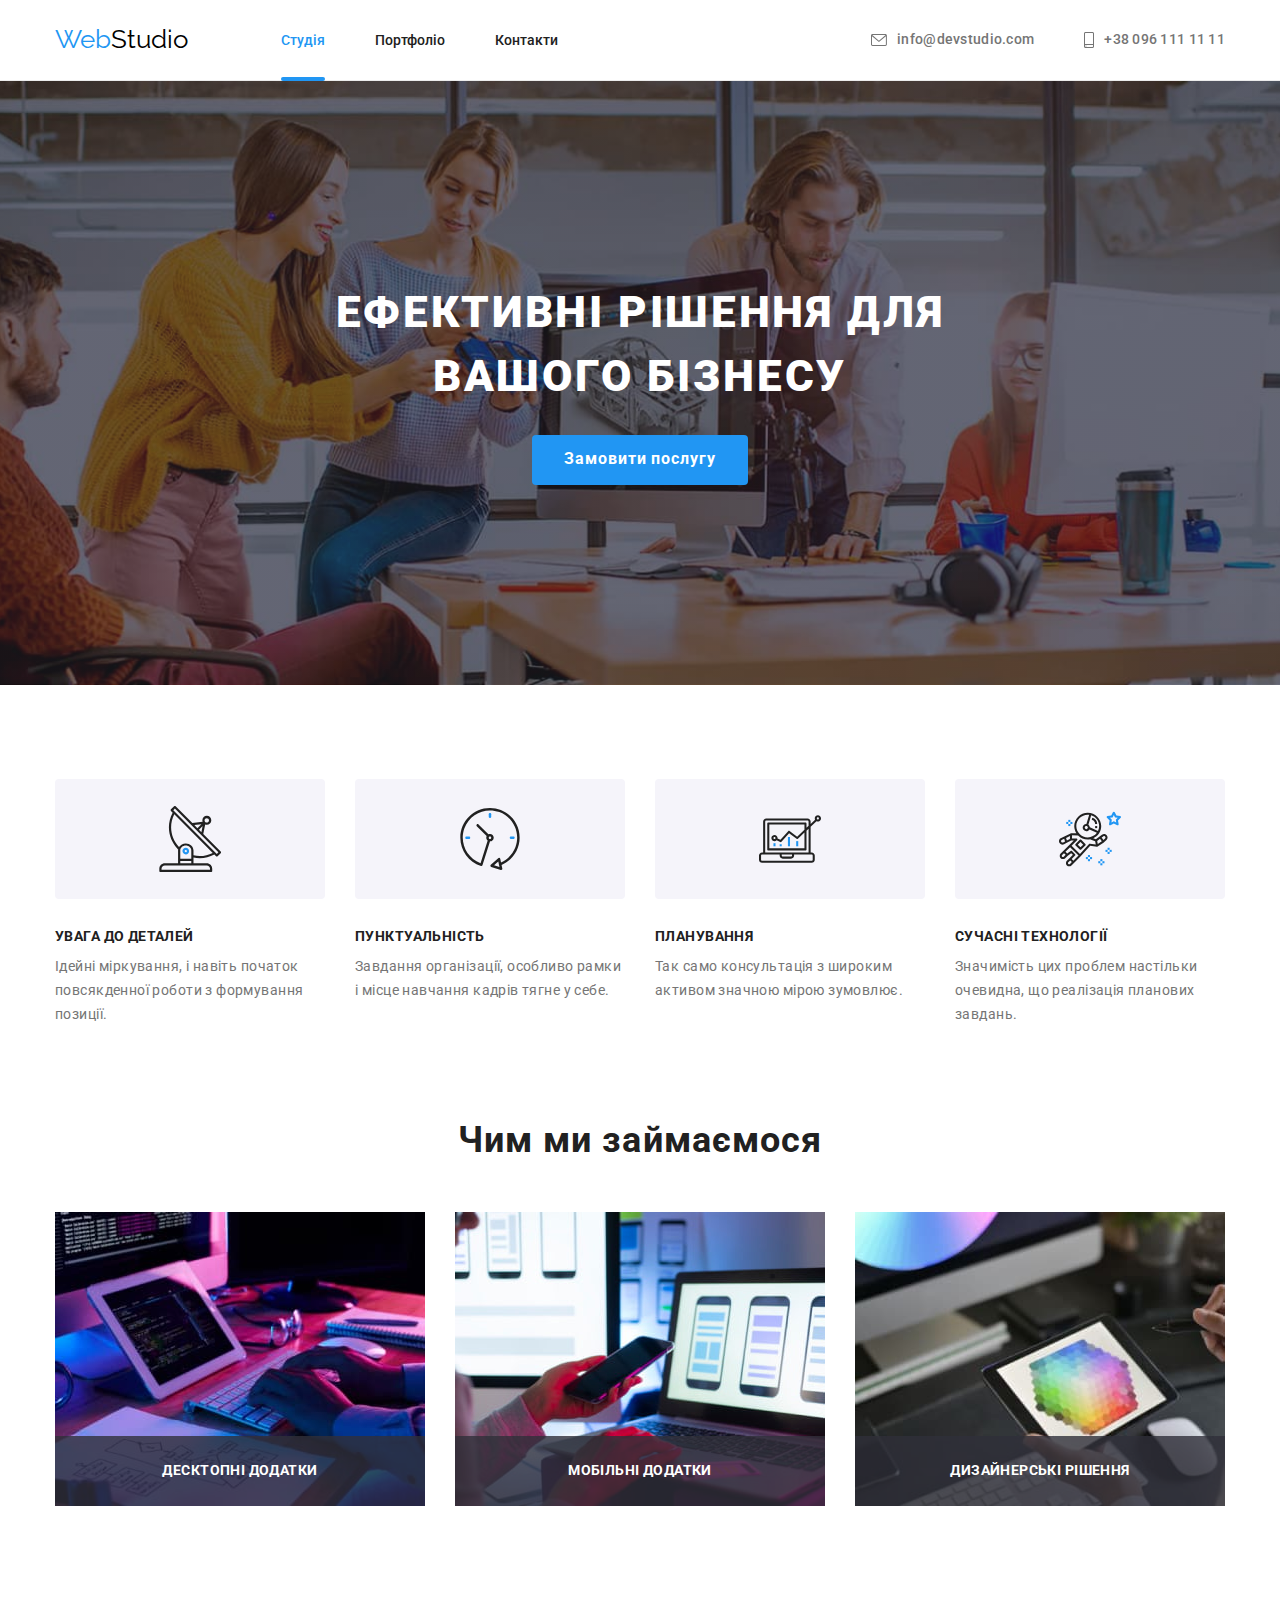
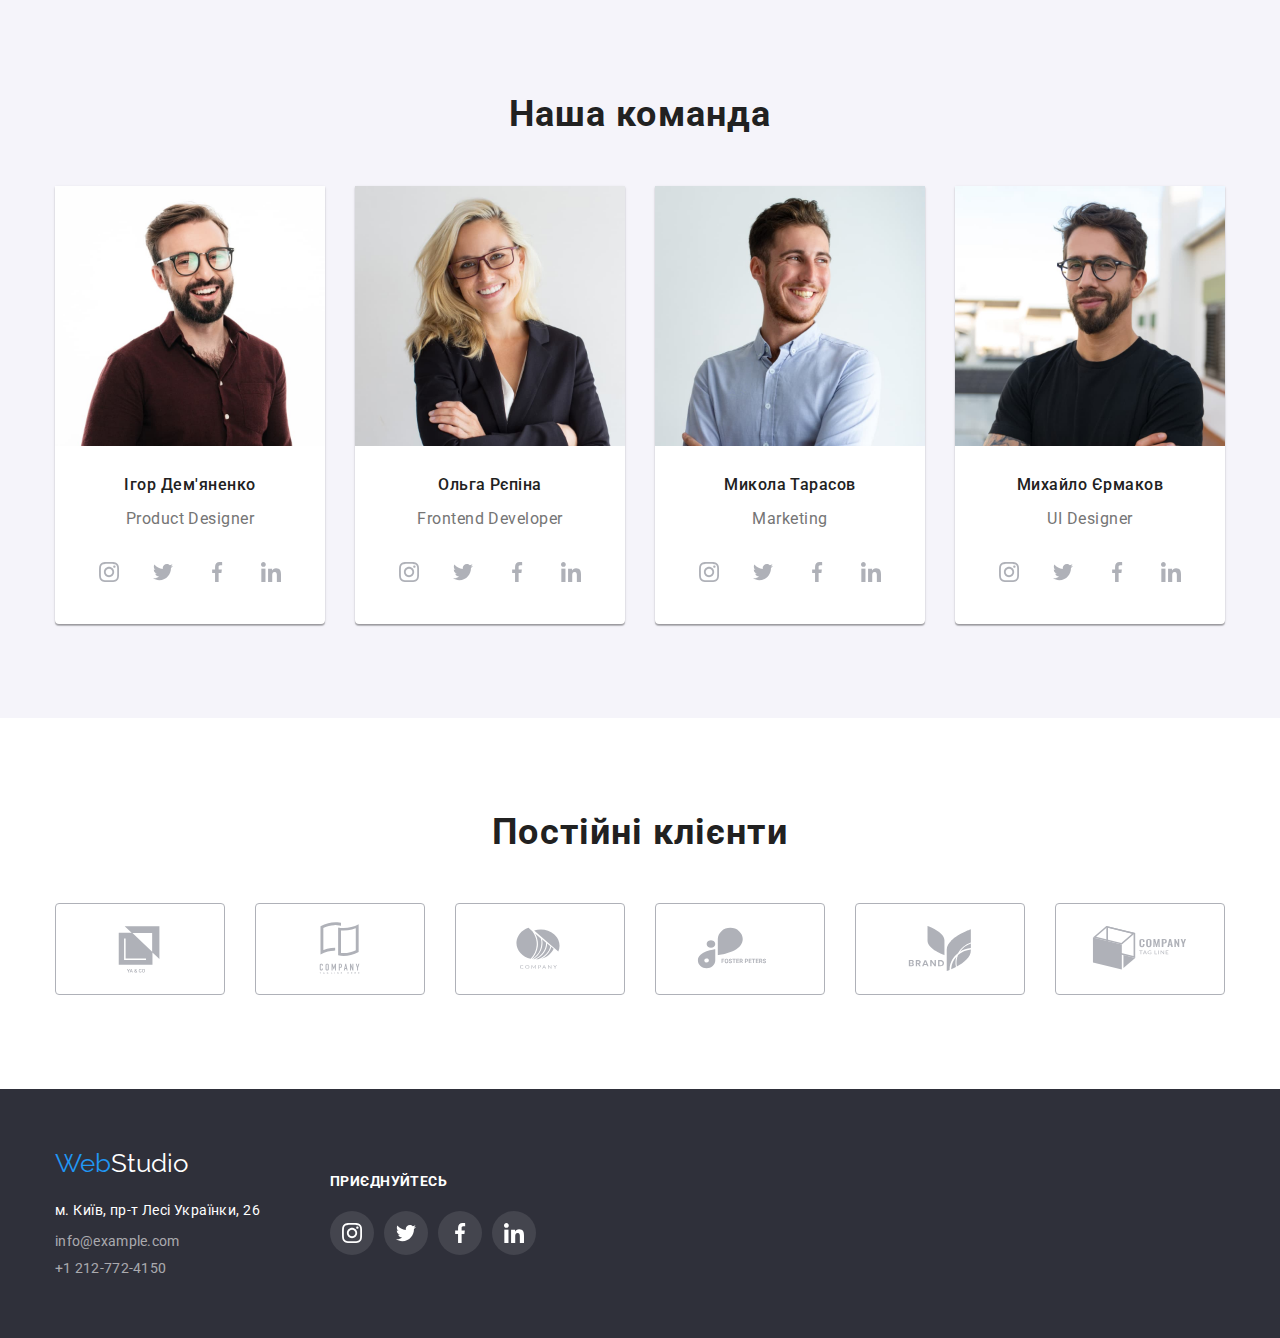
<file: index.html>
<!DOCTYPE html>
<html lang="uk">
  <head>
    <meta charset="UTF-8" />
    <meta http-equiv="X-UA-Compatible" content="IE=edge" />
    <meta name="viewport" content="width=device-width, initial-scale=1.0" />
    <title>WebStudio</title>
    <link rel="preconnect" href="https://fonts.googleapis.com" />
    <link rel="preconnect" href="https://fonts.gstatic.com" crossorigin />
    <link
      href="https://fonts.googleapis.com/css2?family=Raleway:wght@700&family=Roboto:wght@400;500;700;900&display=swap"
      rel="stylesheet"
    />
    <link
      rel="stylesheet"
      href="https://cdnjs.cloudflare.com/ajax/libs/modern-normalize/1.1.0/modern-normalize.min.css"
    />
    <link rel="stylesheet" href="./css/styles.css" />
  </head>
  <body>
    <div class="backdrop is-hidden" data-modal>
      <div class="modal">
        <button type="button" class="close-btn" data-modal-close>
          <svg class="Close-modal-icon">
            <use href="./image/symbol-defs.svg#Modal-close"></use>
          </svg>
        </button>
      </div>
    </div>
    <header>
      <div class="container">
        <a class="logo-header" href="./index.html"
          ><span class="web-logo" lang="en">Web</span>Studio</a
        >
        <nav>
          <ul class="list nav">
            <li><a class="link current" href="./index.html">Студія</a></li>
            <li><a class="link" href="./portfolio.html">Портфоліо</a></li>
            <li><a class="link" href="">Контакти</a></li>
          </ul>
        </nav>
        <ul class="list contacts">
          <li>
            <a class="link contacts" href="mailto:info@devstudio.com">
              <svg class="contact-item mail">
                <use href="./image/symbol-defs.svg#letter"></use>
              </svg>
              info@devstudio.com</a
            >
          </li>
          <li>
            <a class="link contacts" href="tel:+380961111111">
              <svg class="contact-item tel">
                <use href="./image/symbol-defs.svg#phone"></use>
              </svg>
              +38 096 111 11 11</a
            >
          </li>
        </ul>
      </div>
    </header>
    <main>
      <section class="hero">
        <div class="container">
          <h1 class="hero-title">Ефективні рішення для вашого бізнесу</h1>
          <button type="button" class="button main-button" data-modal-open>
            Замовити послугу
          </button>
        </div>
      </section>
      <section class="benefits">
        <div class="container">
          <h2 class="benefits-title" hidden>Переваги компанії</h2>
          <ul class="list">
            <li>
              <div class="benefit-item">
                <svg class="benefit-icon">
                  <use href="./image/symbol-defs.svg#locator"></use>
                </svg>
              </div>
              <h3 class="benefit-title">Увага до деталей</h3>
              <p class="benefit-paragraph">
                Ідейні міркування, і навіть початок повсякденної роботи з
                формування позиції.
              </p>
            </li>
            <li>
              <div class="benefit-item">
                <svg class="benefit-icon">
                  <use href="./image/symbol-defs.svg#clock"></use>
                </svg>
              </div>
              <h3 class="benefit-title">Пунктуальність</h3>
              <p class="benefit-paragraph">
                Завдання організації, особливо рамки і місце навчання кадрів
                тягне у себе.
              </p>
            </li>
            <li>
              <div class="benefit-item">
                <svg class="benefit-icon">
                  <use href="./image/symbol-defs.svg#diagram"></use>
                </svg>
              </div>
              <h3 class="benefit-title">Планування</h3>
              <p class="benefit-paragraph">
                Так само консультація з широким активом значною мірою зумовлює.
              </p>
            </li>
            <li>
              <div class="benefit-item">
                <svg class="benefit-icon">
                  <use href="./image/symbol-defs.svg#astronaut"></use>
                </svg>
              </div>
              <h3 class="benefit-title">Сучасні технології</h3>
              <p class="benefit-paragraph">
                Значимість цих проблем настільки очевидна, що реалізація
                планових завдань.
              </p>
            </li>
          </ul>
        </div>
      </section>
      <section class="services">
        <div class="container">
          <h2 class="services-title">Чим ми займаємося</h2>
          <ul class="list">
            <li class="service-item">
              <img
                class="service-img"
                src="./image/first.jpg"
                alt="розробка додатків"
                width="370"
              />
              <div class="service-decription">
                <b>Десктопні додатки</b>
              </div>
            </li>
            <li class="service-item">
              <img
                class="service-img"
                src="./image/third.jpg"
                alt="тестування мобільних додатків"
                width="370"
              />
              <div class="service-decription">
                <b>Мобільні додатки</b>
              </div>
            </li>
            <li class="service-item">
              <img
                class="service-img"
                src="./image/second.jpg"
                alt="робота з кольоровою палітрою"
                width="370"
              />
              <div class="service-decription">
                <b>Дизайнерські рішення</b>
              </div>
            </li>
          </ul>
        </div>
      </section>
      <section class="team">
        <div class="container">
          <h2 class="team-title">Наша команда</h2>
          <ul class="list">
            <li class="professional-card">
              <img
                src="./image/IgorDemyanenko.jpg"
                alt="Ігор Дем'яненко"
                width="270"
              />
              <div class="professional-description">
                <h3 class="team-subtitle">Ігор Дем'яненко</h3>
                <p class="team-professional" lang="en">Product Designer</p>
                <ul class="social-items">
                  <li>
                    <a class="social-items-container" href="#">
                      <svg class="social-icon">
                        <use href="./image/symbol-defs.svg#instagram"></use>
                      </svg>
                    </a>
                  </li>
                  <li>
                    <a class="social-items-container" href="#">
                      <svg class="social-icon">
                        <use href="./image/symbol-defs.svg#twitter"></use>
                      </svg>
                    </a>
                  </li>
                  <li>
                    <a class="social-items-container" href="#">
                      <svg class="social-icon">
                        <use href="./image/symbol-defs.svg#facebook"></use>
                      </svg>
                    </a>
                  </li>
                  <li>
                    <a class="social-items-container" href="#">
                      <svg class="social-icon">
                        <use href="./image/symbol-defs.svg#linkedin"></use>
                      </svg>
                    </a>
                  </li>
                </ul>
              </div>
            </li>
            <li class="professional-card">
              <img
                src="./image/OlgaRepina.jpg"
                alt="Ольга Рєпіна"
                width="270"
              />
              <div class="professional-description">
                <h3 class="team-subtitle">Ольга Рєпіна</h3>
                <p class="team-professional" lang="en">Frontend Developer</p>
                <ul class="social-items">
                  <li>
                    <a class="social-items-container" href="#">
                      <svg class="social-icon">
                        <use href="./image/symbol-defs.svg#instagram"></use>
                      </svg>
                    </a>
                  </li>
                  <li>
                    <a class="social-items-container" href="#">
                      <svg class="social-icon">
                        <use href="./image/symbol-defs.svg#twitter"></use>
                      </svg>
                    </a>
                  </li>
                  <li>
                    <a class="social-items-container" href="#">
                      <svg class="social-icon">
                        <use href="./image/symbol-defs.svg#facebook"></use>
                      </svg>
                    </a>
                  </li>
                  <li>
                    <a class="social-items-container" href="#">
                      <svg class="social-icon">
                        <use href="./image/symbol-defs.svg#linkedin"></use>
                      </svg>
                    </a>
                  </li>
                </ul>
              </div>
            </li>
            <li class="professional-card">
              <img
                src="./image/NikolaiTarasov.jpg"
                alt="Микола Тарасов"
                width="270"
              />
              <div class="professional-description">
                <h3 class="team-subtitle">Микола Тарасов</h3>
                <p class="team-professional" lang="en">Marketing</p>
                <ul class="social-items">
                  <li>
                    <a class="social-items-container" href="#">
                      <svg class="social-icon">
                        <use href="./image/symbol-defs.svg#instagram"></use>
                      </svg>
                    </a>
                  </li>
                  <li>
                    <a class="social-items-container" href="#">
                      <svg class="social-icon">
                        <use href="./image/symbol-defs.svg#twitter"></use>
                      </svg>
                    </a>
                  </li>
                  <li>
                    <a class="social-items-container" href="#">
                      <svg class="social-icon">
                        <use href="./image/symbol-defs.svg#facebook"></use>
                      </svg>
                    </a>
                  </li>
                  <li>
                    <a class="social-items-container" href="#">
                      <svg class="social-icon">
                        <use href="./image/symbol-defs.svg#linkedin"></use>
                      </svg>
                    </a>
                  </li>
                </ul>
              </div>
            </li>
            <li class="professional-card">
              <img
                src="./image/MikhailYermakov.jpg"
                alt="Михайло Єрмаков"
                width="270"
              />
              <div class="professional-description">
                <h3 class="team-subtitle">Михайло Єрмаков</h3>
                <p class="team-professional" lang="en">UI Designer</p>
                <ul class="social-items">
                  <li>
                    <a class="social-items-container" href="#">
                      <svg class="social-icon">
                        <use href="./image/symbol-defs.svg#instagram"></use>
                      </svg>
                    </a>
                  </li>
                  <li>
                    <a class="social-items-container" href="#">
                      <svg class="social-icon">
                        <use href="./image/symbol-defs.svg#twitter"></use>
                      </svg>
                    </a>
                  </li>
                  <li>
                    <a class="social-items-container" href="#">
                      <svg class="social-icon">
                        <use href="./image/symbol-defs.svg#facebook"></use>
                      </svg>
                    </a>
                  </li>
                  <li>
                    <a class="social-items-container" href="#">
                      <svg class="social-icon">
                        <use href="./image/symbol-defs.svg#linkedin"></use>
                      </svg>
                    </a>
                  </li>
                </ul>
              </div>
            </li>
          </ul>
        </div>
      </section>
      <section class="customers">
        <div class="container">
          <h2 class="team-title">Постійні клієнти</h2>
          <ul>
            <li>
              <a class="customer-container" href="#">
                <svg class="customer-icon">
                  <use href="./image/symbol-defs.svg#Client-1"></use>
                </svg>
              </a>
            </li>
            <li>
              <a class="customer-container" href="#">
                <svg class="customer-icon">
                  <use href="./image/symbol-defs.svg#Client-2"></use>
                </svg>
              </a>
            </li>
            <li>
              <a class="customer-container" href="#">
                <svg class="customer-icon">
                  <use href="./image/symbol-defs.svg#Client-3"></use>
                </svg>
              </a>
            </li>
            <li>
              <a class="customer-container" href="#">
                <svg class="customer-icon">
                  <use href="./image/symbol-defs.svg#Client-4"></use>
                </svg>
              </a>
            </li>
            <li>
              <a class="customer-container" href="#">
                <svg class="customer-icon">
                  <use href="./image/symbol-defs.svg#Client-5"></use>
                </svg>
              </a>
            </li>
            <li>
              <a class="customer-container" href="#">
                <svg class="customer-icon">
                  <use href="./image/symbol-defs.svg#Client-6"></use>
                </svg>
              </a>
            </li>
          </ul>
        </div>
      </section>
    </main>
    <footer class="footer">
      <div class="container">
        <div>
          <a class="logo-footer" href="./index.html"
            ><span class="web-logo" lang="en">Web</span>Studio</a
          >
          <address class="address">
            <ul class="list">
              <li class="location">м. Київ, пр-т Лесі Українки, 26</li>
              <li>
                <a class="link contacts-footer" href="mailto:info@example.com"
                  >info@example.com</a
                >
              </li>
              <li>
                <a class="link contacts-footer" href="tel:+12127724150"
                  >+1 212-772-4150</a
                >
              </li>
            </ul>
          </address>
        </div>
        <div class="find-us-container">
          <b class="find-us-title">Приєднуйтесь</b>
          <ul class="list find-us-items">
            <li>
              <a class="find-us-icon-container" href="#">
                <svg class="find-us-icon">
                  <use href="./image/symbol-defs.svg#instagram"></use>
                </svg>
              </a>
            </li>
            <li>
              <a class="find-us-icon-container" href="#">
                <svg class="find-us-icon">
                  <use href="./image/symbol-defs.svg#twitter"></use>
                </svg>
              </a>
            </li>
            <li>
              <a class="find-us-icon-container" href="#">
                <svg class="find-us-icon">
                  <use href="./image/symbol-defs.svg#facebook"></use>
                </svg>
              </a>
            </li>
            <li>
              <a class="find-us-icon-container" href="#">
                <svg class="find-us-icon">
                  <use href="./image/symbol-defs.svg#linkedin"></use>
                </svg>
              </a>
            </li>
          </ul>
        </div>
      </div>
    </footer>
    <script src="./js/modal.js"></script>
  </body>
</html>
</file>
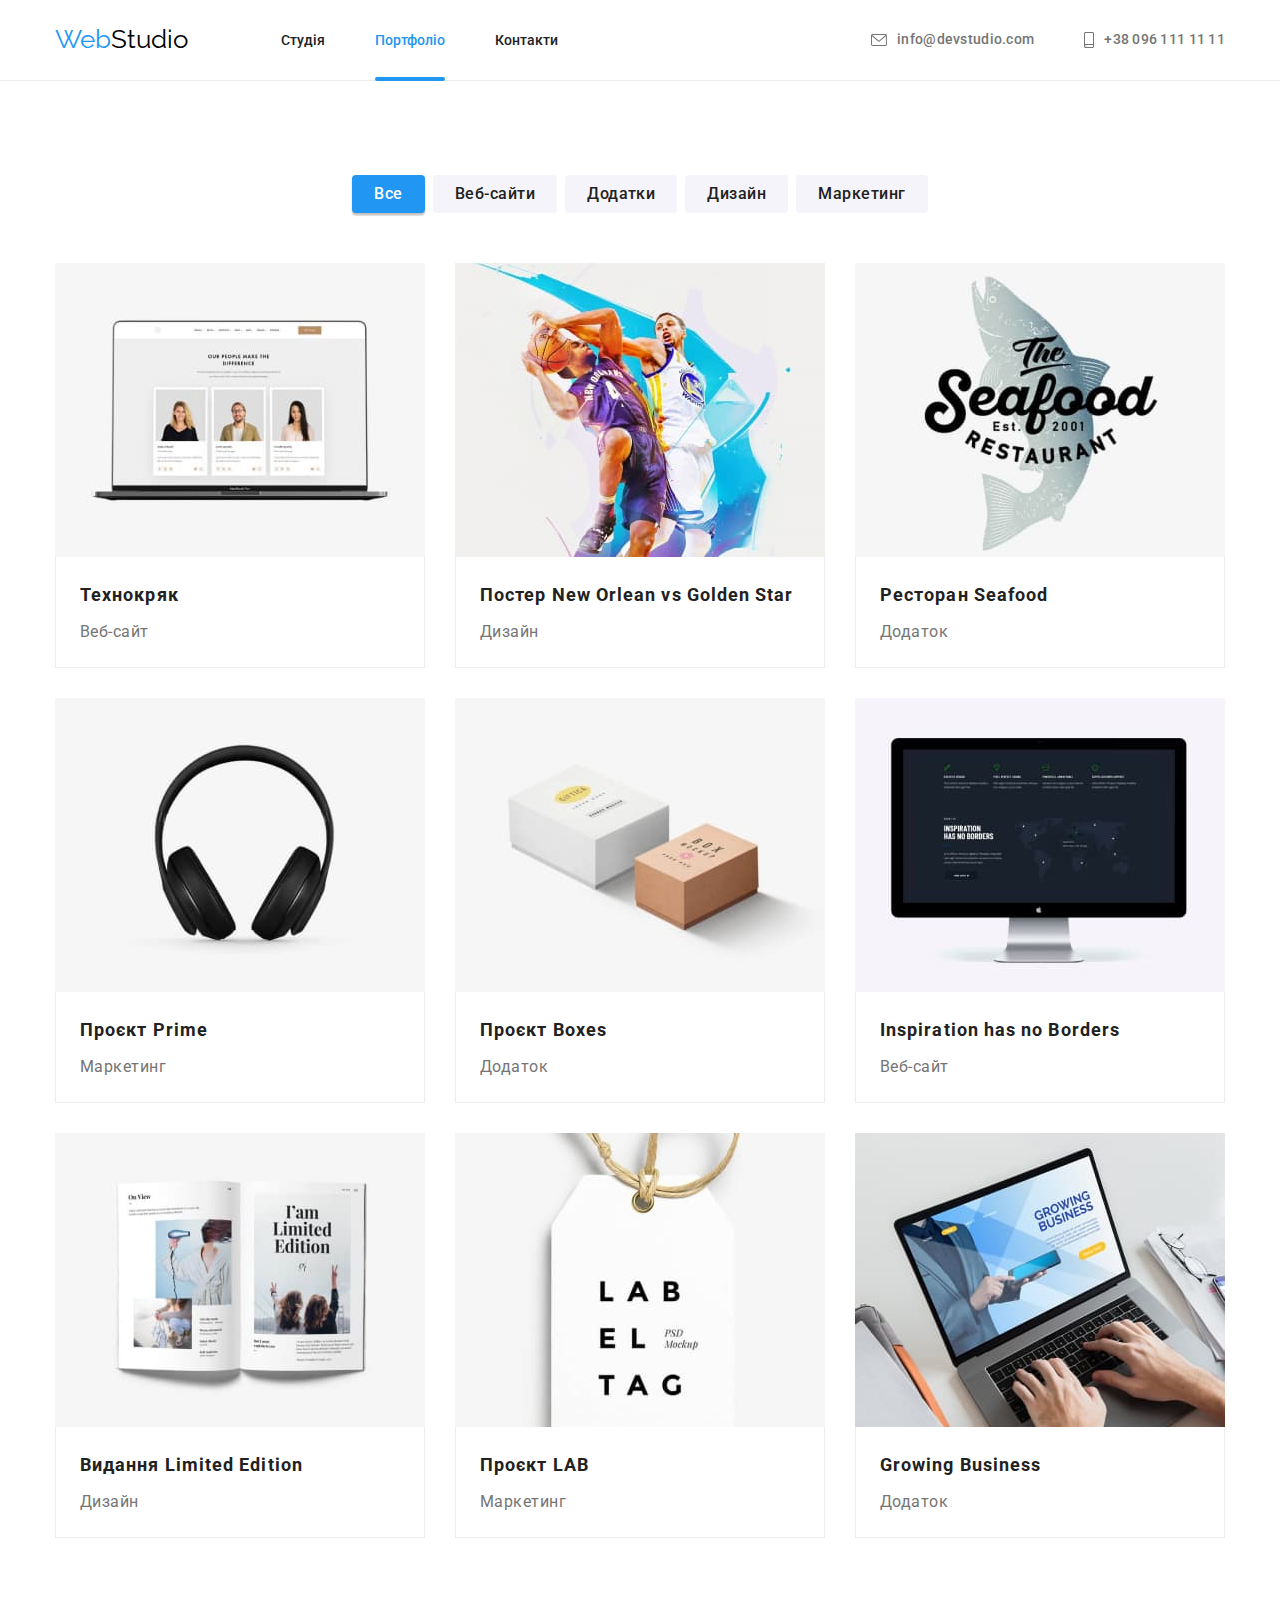
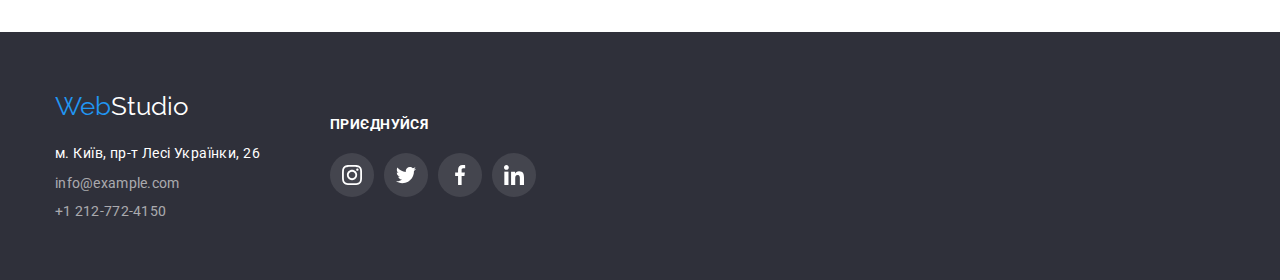
<file: portfolio.html>
<!DOCTYPE html>
<html lang="uk">
  <head>
    <meta charset="UTF-8" />
    <meta http-equiv="X-UA-Compatible" content="IE=edge" />
    <meta name="viewport" content="width=device-width, initial-scale=1.0" />
    <title>Portfolio</title>
    <link rel="preconnect" href="https://fonts.googleapis.com" />
    <link rel="preconnect" href="https://fonts.gstatic.com" crossorigin />
    <link
      href="https://fonts.googleapis.com/css2?family=Raleway:wght@700&family=Roboto:wght@400;500;700;900&display=swap"
      rel="stylesheet"
    />
    <link
      rel="stylesheet"
      href="https://cdnjs.cloudflare.com/ajax/libs/modern-normalize/1.1.0/modern-normalize.min.css"
    />
    <link rel="stylesheet" href="./css/styles.css" />
  </head>
  <body>
    <header>
      <div class="container">
        <a class="logo-header" href="./index.html"
          ><span class="web-logo" lang="en">Web</span>Studio</a
        >
        <nav>
          <ul class="list nav">
            <li><a class="link" href="./index.html">Студія</a></li>
            <li>
              <a class="link current" href="./portfolio.html">Портфоліо</a>
            </li>
            <li><a class="link" href="">Контакти</a></li>
          </ul>
        </nav>
        <ul class="list contacts">
          <li>
            <a class="link contacts" href="mailto:info@devstudio.com">
              <svg class="contact-item mail">
                <use href="./image/symbol-defs.svg#letter"></use>
              </svg>
              info@devstudio.com</a
            >
          </li>
          <li>
            <a class="link contacts" href="tel:+380961111111">
              <svg class="contact-item tel">
                <use href="./image/symbol-defs.svg#phone"></use>
              </svg>
              +38 096 111 11 11</a
            >
          </li>
        </ul>
      </div>
    </header>
    <main>
      <section class="service">
        <div class="container">
          <h1 class="service-title" hidden>Послуги</h1>
          <ul class="list list-buttons">
            <li>
              <button class="filter-button current" type="button">Все</button>
            </li>
            <li>
              <button class="filter-button" type="button">Веб-сайти</button>
            </li>
            <li>
              <button class="filter-button" type="button">Додатки</button>
            </li>
            <li><button class="filter-button" type="button">Дизайн</button></li>
            <li>
              <button class="filter-button" type="button">Маркетинг</button>
            </li>
          </ul>
          <ul class="list list-service">
            <li>
              <a class="service-card" href="#">
                <div class="service-card-block">
                  <img
                    src="./image/laptop.jpg"
                    alt="Відкритий сайт на ноутбуці"
                    width="370"
                  />
                  <div class="service-card-description">
                    <p>
                      Ресурс пропонує комплексні пропозиції з різним рівнем
                      функціоналу та сервісів. Все це дозволить відвідувачу
                      отримати вичерпні відомості про компанію чи приватну
                      особу.
                    </p>
                  </div>
                </div>
                <div class="card-description">
                  <h2 class="card-title">Технокряк</h2>
                  <p class="card-paragraph">Веб-сайт</p>
                </div>
              </a>
            </li>
            <li>
              <a class="service-card" href="#">
                <div class="service-card-block">
                  <img
                    src="./image/sportsmen.jpg"
                    alt="Відкритий сайт на ноутбуці"
                    width="370"
                  />
                  <div class="service-card-description">
                    <p>
                      Ресурс пропонує комплексні пропозиції з різним рівнем
                      функціоналу та сервісів. Все це дозволить відвідувачу
                      отримати вичерпні відомості про компанію чи приватну
                      особу.
                    </p>
                  </div>
                </div>
                <div class="card-description">
                  <h2 class="card-title">Постер New Orlean vs Golden Star</h2>
                  <p class="card-paragraph">Дизайн</p>
                </div>
              </a>
            </li>
            <li>
              <a class="service-card" href="#">
                <div class="service-card-block">
                  <img
                    src="./image/seafood.jpg"
                    alt="Відкритий сайт на ноутбуці"
                    width="370"
                  />
                  <div class="service-card-description">
                    <p>
                      Ресурс пропонує комплексні пропозиції з різним рівнем
                      функціоналу та сервісів. Все це дозволить відвідувачу
                      отримати вичерпні відомості про компанію чи приватну
                      особу.
                    </p>
                  </div>
                </div>
                <div class="card-description">
                  <h2 class="card-title">Ресторан Seafood</h2>
                  <p class="card-paragraph">Додаток</p>
                </div>
              </a>
            </li>
            <li>
              <a class="service-card" href="#">
                <div class="service-card-block">
                  <img
                    src="./image/headphones.jpg"
                    alt="Відкритий сайт на ноутбуці"
                    width="370"
                  />
                  <div class="service-card-description">
                    <p>
                      Ресурс пропонує комплексні пропозиції з різним рівнем
                      функціоналу та сервісів. Все це дозволить відвідувачу
                      отримати вичерпні відомості про компанію чи приватну
                      особу.
                    </p>
                  </div>
                </div>
                <div class="card-description">
                  <h2 class="card-title">Проєкт Prime</h2>
                  <p class="card-paragraph">Маркетинг</p>
                </div>
              </a>
            </li>
            <li>
              <a class="service-card" href="#">
                <div class="service-card-block">
                  <img
                    src="./image/boxes.jpg"
                    alt="Відкритий сайт на ноутбуці"
                    width="370"
                  />
                  <div class="service-card-description">
                    <p>
                      Ресурс пропонує комплексні пропозиції з різним рівнем
                      функціоналу та сервісів. Все це дозволить відвідувачу
                      отримати вичерпні відомості про компанію чи приватну
                      особу.
                    </p>
                  </div>
                </div>
                <div class="card-description">
                  <h2 class="card-title">Проєкт Boxes</h2>
                  <p class="card-paragraph">Додаток</p>
                </div>
              </a>
            </li>
            <li>
              <a class="service-card" href="#">
                <div class="service-card-block">
                  <img
                    src="./image/monitor.jpg"
                    alt="Відкритий сайт на ноутбуці"
                    width="370"
                  />
                  <div class="service-card-description">
                    <p>
                      Ресурс пропонує комплексні пропозиції з різним рівнем
                      функціоналу та сервісів. Все це дозволить відвідувачу
                      отримати вичерпні відомості про компанію чи приватну
                      особу.
                    </p>
                  </div>
                </div>
                <div class="card-description">
                  <h2 class="card-title">Inspiration has no Borders</h2>
                  <p class="card-paragraph">Веб-сайт</p>
                </div>
              </a>
            </li>
            <li>
              <a class="service-card" href="#">
                <div class="service-card-block">
                  <img
                    src="./image/magazine.jpg"
                    alt="Відкритий сайт на ноутбуці"
                    width="370"
                  />
                  <div class="service-card-description">
                    <p>
                      Ресурс пропонує комплексні пропозиції з різним рівнем
                      функціоналу та сервісів. Все це дозволить відвідувачу
                      отримати вичерпні відомості про компанію чи приватну
                      особу.
                    </p>
                  </div>
                </div>
                <div class="card-description">
                  <h2 class="card-title">Видання Limited Edition</h2>
                  <p class="card-paragraph">Дизайн</p>
                </div>
              </a>
            </li>
            <li>
              <a class="service-card" href="#">
                <div class="service-card-block">
                  <img
                    src="./image/label.jpg"
                    alt="Відкритий сайт на ноутбуці"
                    width="370"
                  />
                  <div class="service-card-description">
                    <p>
                      Ресурс пропонує комплексні пропозиції з різним рівнем
                      функціоналу та сервісів. Все це дозволить відвідувачу
                      отримати вичерпні відомості про компанію чи приватну
                      особу.
                    </p>
                  </div>
                </div>
                <div class="card-description">
                  <h2 class="card-title">Проєкт LAB</h2>
                  <p class="card-paragraph">Маркетинг</p>
                </div>
              </a>
            </li>
            <li>
              <a class="service-card" href="#">
                <div class="service-card-block">
                  <img
                    src="./image/hands_laptop.jpg"
                    alt="Відкритий сайт на ноутбуці"
                    width="370"
                  />
                  <div class="service-card-description">
                    <p>
                      Ресурс пропонує комплексні пропозиції з різним рівнем
                      функціоналу та сервісів. Все це дозволить відвідувачу
                      отримати вичерпні відомості про компанію чи приватну
                      особу.
                    </p>
                  </div>
                </div>
                <div class="card-description">
                  <h2 class="card-title">Growing Business</h2>
                  <p class="card-paragraph">Додаток</p>
                </div>
              </a>
            </li>
          </ul>
        </div>
      </section>
    </main>
    <footer class="footer">
      <div class="container">
        <div>
          <a class="logo-footer" href="./index.html"
            ><span class="web-logo" lang="en">Web</span>Studio</a
          >
          <address class="address">
            <ul class="list">
              <li class="location">м. Київ, пр-т Лесі Українки, 26</li>
              <li>
                <a class="link contacts-footer" href="mailto:info@example.com"
                  >info@example.com</a
                >
              </li>
              <li>
                <a class="link contacts-footer" href="tel:+12127724150"
                  >+1 212-772-4150</a
                >
              </li>
            </ul>
          </address>
        </div>
        <div class="find-us-container">
          <b class="find-us-title">Приєднуйся</b>
          <ul class="list find-us-items">
            <li>
              <a class="find-us-icon-container" href="#">
                <svg class="find-us-icon">
                  <use href="./image/symbol-defs.svg#instagram"></use>
                </svg>
              </a>
            </li>
            <li>
              <a class="find-us-icon-container" href="#">
                <svg class="find-us-icon">
                  <use href="./image/symbol-defs.svg#twitter"></use>
                </svg>
              </a>
            </li>
            <li>
              <a class="find-us-icon-container" href="#">
                <svg class="find-us-icon">
                  <use href="./image/symbol-defs.svg#facebook"></use>
                </svg>
              </a>
            </li>
            <li>
              <a class="find-us-icon-container" href="#">
                <svg class="find-us-icon">
                  <use href="./image/symbol-defs.svg#linkedin"></use>
                </svg>
              </a>
            </li>
          </ul>
        </div>
      </div>
    </footer>
  </body>
</html>
</file>
<file: css/styles.css>
:root {
    --main-color: #212121;
    --accent-color: #2196F3;
    --hero-footer-background-color: #2F303A;
    --paragraph-color: #757575;
    --header-logo-color: #000000;
    --footer-logo-color: #FFFFFF;
    --location-color: #FFFFFF;
    --hero-title-color: #FFFFFF;
    --main-background-color: #FFFFFF;
    --main-button-color: #FFFFFF;
    --filter-button-color: #F5F4FA;
    --team-color: #F5F4FA;
    --team-card-background: #FFFFFF;
    --footer-contacts: rgba(255, 255, 255, 0.6); 
    --border-color: #ECECEC;
    --icons-main-color: #AFB1B8;
    --icons-secondary-color: #FFFFFF;
    --icons-hover-color: #2196F3;
    --find-us-color: #FFFFFF;
    --hero-gradient: rgba(47, 48, 58, 0.4);
    --benefit-item-background: #F5F4FA;
    --icon-background: rgba(255, 255, 255, 0.1);
    --animation-timing-function: cubic-bezier(0.4, 0, 0.2, 1);
    --animation-duration: 250ms;
}

body {
    background-color: var(--main-background-color);
    font-family: 'Roboto', sans-serif;
    color: var(--main-color);
    
}

h1, h2, h3, p, ul {
    margin: 0;
    padding: 0;
}
.container {
    width: 1200px;
    margin-left: auto;
    margin-right: auto;
    padding: 0 15px;
}

header .container {
    display: flex;
    align-items: center;
}

nav {
    margin-left: 93px;
}
.nav {
    display: flex;
}

.nav li:not(:last-child) {
    margin-right: 50px;
}

.list.contacts {
    display: flex;
    margin-left: auto;
}


.contact-item {
    width: 16px;
    height: 12px;
    margin-right: 10px;
    transition: fill var(--animation-duration) var(--animation-timing-function);
}



.list.contacts :not(:last-child){
    margin-right: 50px;
}


.hero .container {
    text-align: center;
    width: 696px;
}

.hero {
    padding: 200px 0; 
    background-image: 
        linear-gradient(to right, var(--hero-gradient), var(--hero-gradient)),
        url(../image/heroimage.jpg);
    background-repeat: no-repeat;
    background-size: cover;
    background-position: center;
    max-width: 1600px;
    margin: 0 auto;
   
}

.benefits {
    padding: 94px 0;
}
.benefits .container .list{
    display: flex;
    gap: 30px;
}

.benefits li {
    flex-basis: calc((100% - 3 * 30px)/4);
}

.services .list {
    display: flex;
    gap: 30px;
}

.benefit {
    width: 270px;
}


.nav .link {
    display: block;
    padding-top: 32px;
    padding-bottom: 32px;
}

.list.contacts .link {
    display: flex;
    align-items: center;
    padding-top: 32px;
    padding-bottom: 32px;
}

.contact-item.mail{
    width: 16px;
    height: 12px;
    fill: #757575;
}

.contact-item.tel {
    width: 10px;
    height: 16px;
    fill: #757575;
}

.contact-item:hover {
    fill: var(--icons-hover-color);
}

.list.contacts .link:hover .contact-item,
.list.contacts .link:focus .contact-item {
    fill:var(--icons-hover-color); 
}

.services {
    padding-bottom: 94px;
}

.team {
    padding-top: 94px;
    padding-bottom: 94px;
}

.customers {
    padding-top: 94px;
    padding-bottom: 94px;
}

.customers ul {
    display: flex;
    gap: 30px;
    justify-content: center;
    list-style: none;
}

.customer-icon {
    fill: var(--icons-main-color);
    width: 106px;
    height: 60px;
    transition: fill var(--animation-duration) var(--animation-timing-function);
}

.customer-container {
    display: flex;
    align-items: center;
    justify-content: center;
    width: 170px;
    height: 92px;
    border: 1px solid var(--icons-main-color);
    border-radius: 4px;
    transition: border-color var(--animation-duration) var(--animation-timing-function);
}

.customer-container:hover,
.customer-container:focus
{
    border-color: var(--icons-hover-color);
}

.customer-container:hover .customer-icon,
.customer-container:focus .customer-icon
 {
    fill: var(--icons-hover-color);
}

.team .container .list {
    display: flex;
    gap: 30px;
}

footer {
    padding-top: 60px;
    padding-bottom: 60px;
}

.web-logo {
    color: var(--accent-color);
}

.logo-header {
    font-family: 'Raleway', sans-serif;
    font-size: 26px;
    color: var(--header-logo-color);
    text-decoration: none;
    padding-top: 24px;
    padding-bottom: 24px;
}
.logo-footer {
    margin-bottom: 20px;
    font-family: 'Raleway', sans-serif;
    font-size: 26px;
    color: var(--footer-logo-color);
    text-decoration: none;
}

footer .list {
    margin-top: 20px;
}

address .list :not(:last-child) {
    margin-bottom: 9px;
}

.link.current {
    color: var(--accent-color);
    position: relative;
}

.service-item{
    position: relative;
}


.service-decription {
    display: flex;
    align-items: center;
    justify-content: center;
    position: absolute;
    bottom: 0;
    left: 0;
    width: 100%;
    height: 70px;
    background-color: rgba(47, 48, 58, 0.8);
    z-index: 1;
}
    
.service-decription b {
    font-family: 'Roboto';
    font-weight: 700;
    font-size: 14px;
    line-height: 1.14;
    letter-spacing: 0.03em;
    text-transform: uppercase;
    color: #FFFFFF;
}

.link.current::after {
    content: "";
    position: absolute;
    bottom: -1px;
    left: 0;
    width: 100%;
    height: 4px;
    background-color: var(--accent-color);
    border-radius: 2px;
    display: block;
}

.link {
    text-decoration: none;
    color: var(--main-color);
    transition: color var(--animation-duration) var(--animation-timing-function);
}



.link:hover,
.link:focus,
.header-mail:hover,
.header-mail:focus {
    color: var(--accent-color);
}

.address {
    font-style: normal;
}
.contacts {
    font-weight: 500;
    font-size: 14px;
    line-height: 1.14;
    letter-spacing: 0.02em;
    color: var(--paragraph-color);
    text-decoration: none;
}
.contacts-footer {
    font-weight: 400;
    font-size: 14px;
    line-height: 1.14;
    letter-spacing: 0.02em;
    color: var(--footer-contacts);
}
.location {
    font-size: 14px;
    line-height: 1.7;
    letter-spacing: 0.03em;
    color: var(--location-color);
}

.hero, .footer {
    background-color: var(--hero-footer-background-color);
}

.hero-title {
    margin-bottom: 26px;
    text-align: center;
    color: var(--hero-title-color);
    font-weight: 900;
    font-size: 44px;
    line-height: 1.45;
    letter-spacing: 0.06em;
    text-transform: uppercase;
}

.card-title {
    margin-bottom: 4px;

    font-weight: 700;
    font-size: 18px;
    line-height: 2;    
    letter-spacing: 0.06em;
    color: var(--main-color);
}
.card-paragraph {
    line-height: 30px;
    letter-spacing: 0.03em;
    color: var(--paragraph-color);
}
.team-subtitle {
    font-weight: 500;
    font-size: 16px;
    line-height: 1.18;
    letter-spacing: 0.03em;
    color: var(--main-color);
}
.team-professional {
    line-height: 1.8;
    letter-spacing: 0.03em;
    color: var(--paragraph-color);
    margin-bottom: 16px;
}

.benefits-title, 
.services-title, 
.team-title {
    text-align: center;
    font-weight: 700;
    font-size: 36px;
    line-height: 1.16;
    letter-spacing: 0.03em;
    color: var(--main-color);
}

.benefit-icon {
    width: 62px;
    height: 70px;
}

.benefit-item {
    display: flex;
    align-items: center;
    justify-content: center;
    width: 270px;
    height: 120px;
    background-color: var(--benefit-item-background);
    border-radius: 4px;
    margin-bottom: 30px;
    text-align: center;
}
.services-title,
.team-title {
    margin-bottom: 50px;
}

/* списки */
.list {
    list-style-type: none;
}
.nav {
    font-weight: 500;
    font-size: 14px;
}

.service {
    padding-top: 94px;
    padding-bottom: 94px;
}

.service .list-service li {
    flex-basis: calc((100% - 2 * 30px)/3);
}

.service-card {
    text-decoration: none;
    display: block;
    transition: box-shadow var(--animation-duration) var(--animation-timing-function);
}

.service-card-block {
    position: relative;
    overflow: hidden;
}

.service-card-description {
    display: flex;
    align-items: center;
    justify-content: center;
    padding: 24px;
    background-color: rgba(33, 150, 243, 0.9);
    width: 100%;
    height: 100%;
    position: absolute;
    transform: translateY(100%);
    transition: transform var(--animation-duration) var(--animation-timing-function);
}

.service-card-description p {
    font-family: 'Roboto';
    font-weight: 400;
    font-size: 18px;
    line-height: 1.5;
    letter-spacing: 0.03em;
    color: #FFFFFF;
}

.service-card:focus,
.service-card:hover {
    box-shadow: 0px 1px 1px rgba(0, 0, 0, 0.12), 0px 4px 4px rgba(0, 0, 0, 0.06), 1px 4px 6px rgba(0, 0, 0, 0.16);
}

.service-card:focus .service-card-description,
.service-card:hover .service-card-description{
    transform: translateY(-100%);
}

    
.list-buttons {
    justify-content: center;
    display: flex;
    margin-bottom: 50px;
}
.list-buttons :not(:last-child) {
    margin-right: 8px;
}

.list-service {
    display: flex;
    flex-wrap: wrap;
    gap: 30px;
}

.list-service:not(:nth-child(3n)){
    margin-right: 30px;
}


.filter-button {
    padding-top: 6px;
    padding-bottom: 6px;
    padding-left: 22px;
    padding-right: 22px;
    font-family: inherit;
    font-weight: 500;
    font-size: 16px;
    line-height: 1.6;
    text-align: center;
    letter-spacing: 0.03em;
    color: var(--main-color);
    background: var(--filter-button-color);
    border-radius: 4px;
    border: none;
    transition: background-color var(--animation-duration) var(--animation-timing-function), box-shadow 250ms var(--animation-timing-function), color 250ms var(--animation-timing-function);

}

.list-buttons .filter-button.current {
    background-color: var(--accent-color);
    color: var(--main-button-color);
    border: none;
    box-shadow: 0px 3px 1px rgba(0, 0, 0, 0.1), 0px 1px 2px rgba(0, 0, 0, 0.08), 0px 2px 2px rgba(0, 0, 0, 0.12);
}


.main-button {
    background-color: var(--accent-color);
    color: var(--main-button-color);
    border: none;
    cursor: pointer;
}



.filter-button:hover,
.filter-button:focus {
    background-color: var(--accent-color);
    color: var(--main-button-color);
    border: none;
    cursor: pointer;
    box-shadow: 0px 3px 1px rgba(0, 0, 0, 0.1), 0px 1px 2px rgba(0, 0, 0, 0.08), 0px 2px 2px rgba(0, 0, 0, 0.12);
}

.main-button {
    height: 50px;
    padding-left: 32px;
    padding-right: 32px;
    padding-top: 10px;
    padding-bottom: 10px;
    min-width: 216px;

    font-family: inherit;
    font-weight: 700;
    font-size: 16px;
    align-items: center;
    text-align: center;
    letter-spacing: 0.06em;
    background: var(--accent-color);
    border-radius: 4px;
    cursor: pointer;
}


.benefit-title{
    margin-bottom: 10px;

    font-weight: 700;
    font-size: 14px;
    line-height: 1.14;
    letter-spacing: 0.03em;
    text-transform: uppercase;
    color: var(--main-color);
}

.benefit-paragraph {
    font-size: 14px;
    line-height: 1.71;
    letter-spacing: 0.03em;
    color: var(--paragraph-color);
}


.team {
    background-color: var(--team-color);
}

.professional-card {
    width: 270px;
    background-color: var(--team-card-background);
    border-radius: 0px 0px 4px 4px;
    text-align: center;
    padding: 0;
    box-shadow: 0px 1px 3px rgba(0, 0, 0, 0.12), 0px 1px 1px rgba(0, 0, 0, 0.14), 0px 2px 1px rgba(0, 0, 0, 0.2);
    background-color: var(--team-card-background);
    flex-basis: calc((100% - 3 * 30px)/4);
}

.professional-description {
    padding-top: 30px;
    padding-bottom: 30px;
    padding-left: 32px;
    padding-right: 32px;
    text-align: center;
}

.team-subtitle {
    margin-bottom: 10px;
}


.social-items {
    display: flex;
    justify-content: center;
    list-style: none;
    gap: 10px;
}

.social-items li {
    width: 44px;
    height: 44px;
}

.find-us-items li {
    width: 44px;
    height: 44px;
} 

.social-items-container {
    display: flex;
    justify-content: center;
    align-items: center;
    width: 100%;
    height: 100%;
    border-radius: 50px;
    transition: background-color var(--animation-duration) var(--animation-timing-function);
}

.social-items-container:hover .social-icon,
.social-items-container:focus .social-icon {
    fill: var(--icons-secondary-color);
}
.social-items-container:hover,
.social-items-container:focus
 {
    background-color: var(--icons-hover-color);
}

.social-icon {
    width: 20px;
    height: 20px;
    fill: var(--icons-main-color);
    transition: fill var(--animation-duration) var(--animation-timing-function);
}



img {
    display: block;
    max-width: 100%;
    height: auto;
}

.card-description {
    padding-top: 20px;
    padding-bottom: 20px;
    padding-right: 24px;
    padding-left: 24px;
    border-bottom: 1px solid var(--border-color);
    border-left: 1px solid var(--border-color);
    border-right: 1px solid var(--border-color);
}


header {

    border-bottom: 1px solid var(--border-color);
}

.footer .container{
    display: flex;
    align-items: center;
    gap: 70px;
}

.find-us-title {
    color: var(--find-us-color);
    font-style: normal;
    font-weight: 700;
    font-size: 14px;
    line-height: 16px;
    letter-spacing: 0.03em;
    text-transform: uppercase;
}

.find-us-icon {
    width: 20px;
    height: 20px;
    fill: var(--icons-secondary-color);
}

.find-us-items {
    display: flex;
    gap: 10px;
    margin: 0;
}

.find-us-icon-container {
    display: flex;
    justify-content: center;
    align-items: center;
    width: 100%;
    height: 100%;
    border-radius: 50px;
    background-color: var(--icon-background);
    transition: background-color 250ms var(--animation-timing-function);
}

.find-us-icon-container:hover,
.find-us-icon-container:focus {
    background-color: var(--icons-hover-color);
}


.backdrop {
    z-index: 2;
    position: fixed;
    top: 0;
    left: 0;
    width: 100%;
    height: 100%;
    background-color: rgba(0, 0, 0, 0.2);
    opacity: 1;
    transition: opacity var(--animation-duration) linear;
}

.modal {
    width: 528px;
    height: 581px;
    background-color: var(--main-background-color);
    position: absolute;
    top: 50%;
    left: 50%;
    opacity: 1;
    transform: translate(-50%, -50%);
    transition: transform var(--animation-duration) ease, opacity 250ms ease;
    border-radius: 4px;
    }

.close-btn {
    display: flex;
    align-items: center;
    justify-content: center;
    background-color: var(--main-button-color);
    position: absolute;
    width: 30px;
    height: 30px;
    top: 8px;
    right: 8px;
    border: 1px solid rgba(0, 0, 0, 0.1);
    border-radius: 50px;
    cursor: pointer;
}

.is-hidden {
    pointer-events: none;
    opacity: 0;
    visibility: visible;
}

.backdrop.is-hidden .modal {
    opacity: 0;
    transform: translate(-50%, 100%)
}

.close-modal-icon {
    fill: #000000;
    width: 18px;
    height: 18px;
}
</file>
